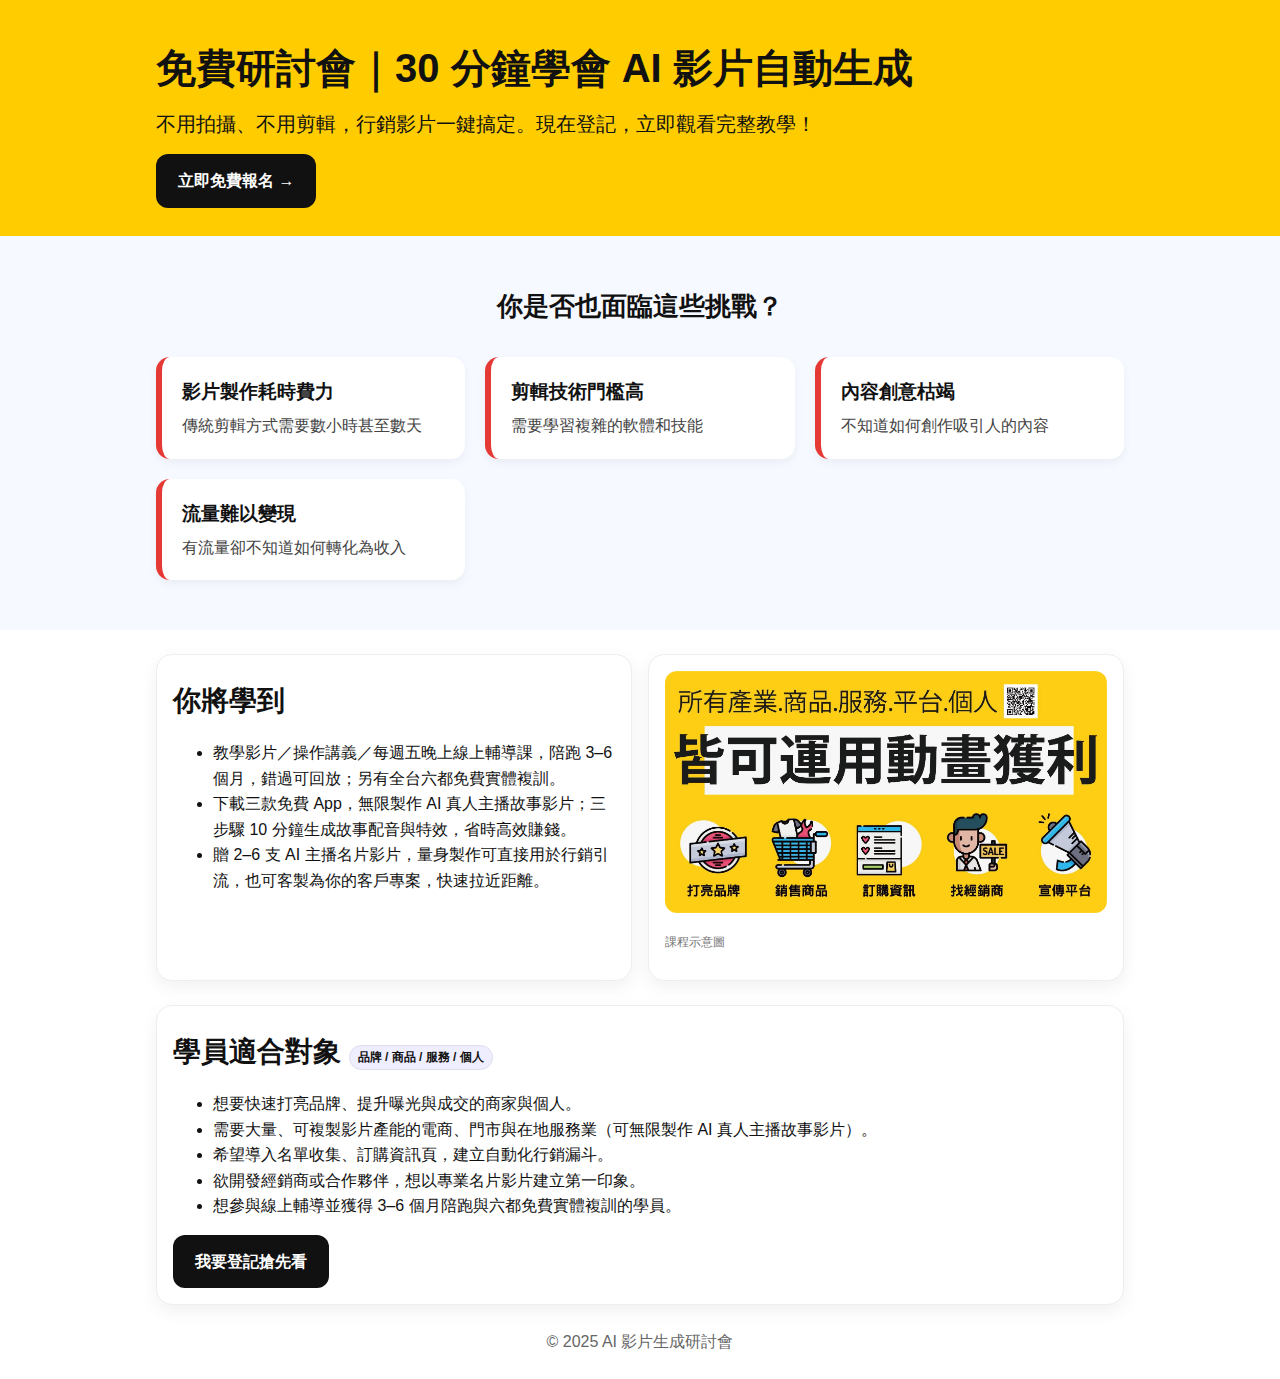
<file: index.html>
<!doctype html>
<html lang="zh-Hant">
<head>
<meta charset="utf-8">
<meta name="viewport" content="width=device-width, initial-scale=1">
<title>AI 影片生成免費研討會｜30 分鐘學會一鍵做片</title>
<link rel="stylesheet" href="assets/styles.css">
</head>
<body>
<header class="header">
  <div class="wrap">
    <h1>免費研討會｜30 分鐘學會 AI 影片自動生成</h1>
    <p class="lead">不用拍攝、不用剪輯，行銷影片一鍵搞定。現在登記，立即觀看完整教學！</p>
    <a class="cta" href="form.html">立即免費報名 →</a>
  </div>
</header>

<section class="challenge-section">
  <div class="wrap">
    <h2>你是否也面臨這些挑戰？</h2>
    <div class="challenge-grid">
      <div class="challenge-card">
        <h3>影片製作耗時費力</h3>
        <p>傳統剪輯方式需要數小時甚至數天</p>
      </div>
      <div class="challenge-card">
        <h3>剪輯技術門檻高</h3>
        <p>需要學習複雜的軟體和技能</p>
      </div>
      <div class="challenge-card">
        <h3>內容創意枯竭</h3>
        <p>不知道如何創作吸引人的內容</p>
      </div>
      <div class="challenge-card">
        <h3>流量難以變現</h3>
        <p>有流量卻不知道如何轉化為收入</p>
      </div>
    </div>
  </div>
</section>


<main class="wrap">
  <div class="grid">
    <div class="card">
      <h2>你將學到</h2>
      <ul>
        <li>教學影片／操作講義／每週五晚上線上輔導課，陪跑 3–6 個月，錯過可回放；另有全台六都免費實體複訓。</li>
        <li>下載三款免費 App，無限製作 AI 真人主播故事影片；三步驟 10 分鐘生成故事配音與特效，省時高效賺錢。</li>
        <li>贈 2–6 支 AI 主播名片影片，量身製作可直接用於行銷引流，也可客製為你的客戶專案，快速拉近距離。</li>
      </ul>
    </div>
    <div class="card">
      <img class="resp" src="assets/images/banner.jpg" alt="皆可運用動畫獲利">
      <p class="small">課程示意圖</p>
    </div>
  </div>

  <div class="card">
    <h2>學員適合對象 <span class="badge">品牌 / 商品 / 服務 / 個人</span></h2>
    <ul>
      <li>想要快速打亮品牌、提升曝光與成交的商家與個人。</li>
      <li>需要大量、可複製影片產能的電商、門市與在地服務業（可無限製作 AI 真人主播故事影片）。</li>
      <li>希望導入名單收集、訂購資訊頁，建立自動化行銷漏斗。</li>
      <li>欲開發經銷商或合作夥伴，想以專業名片影片建立第一印象。</li>
      <li>想參與線上輔導並獲得 3–6 個月陪跑與六都免費實體複訓的學員。</li>
    </ul>
    <a class="cta" href="form.html">我要登記搶先看</a>
  </div>
</main>

<footer>© 2025 AI 影片生成研討會</footer>
</body>
</html>
</file>
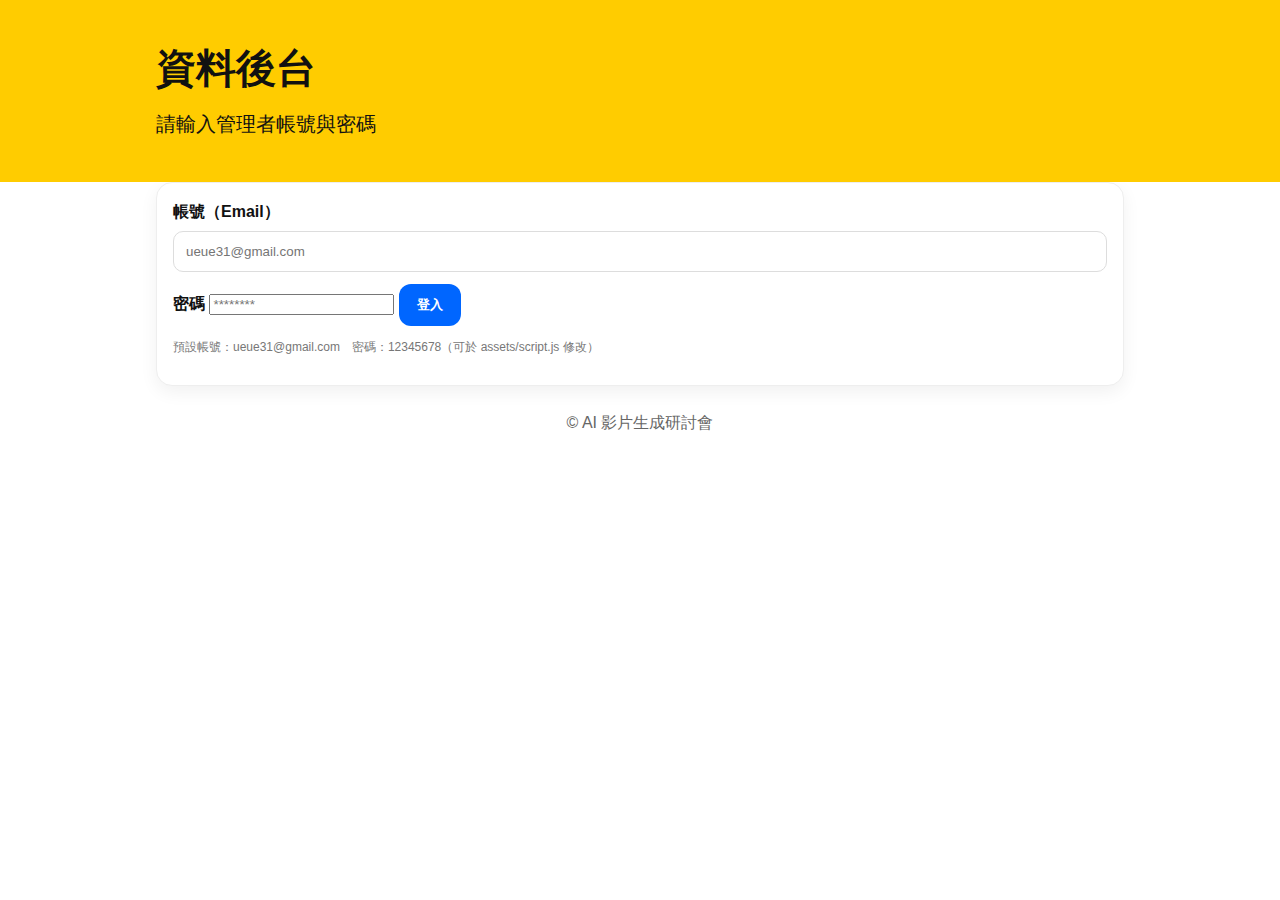
<file: admin.html>
<!doctype html>
<html lang="zh-Hant">
<head>
<meta charset="utf-8">
<meta name="viewport" content="width=device-width, initial-scale=1">
<title>資料後台登入</title>
<link rel="stylesheet" href="assets/styles.css">
<script defer src="assets/script.js"></script>
</head>
<body>
<header class="header">
  <div class="wrap">
    <h1>資料後台</h1>
    <p class="lead">請輸入管理者帳號與密碼</p>
  </div>
</header>

<main class="wrap">
  <div class="card" id="loginBox">
    <label>帳號（Email）</label>
    <input type="email" id="acc" placeholder="ueue31@gmail.com" required>
    <label>密碼</label>
    <input type="password" id="pwd" placeholder="********" required>
    <button id="loginBtn">登入</button>
    <p class="small">預設帳號：ueue31@gmail.com　密碼：12345678（可於 assets/script.js 修改）</p>
  </div>

  <div class="card" id="dataBox" style="display:none">
    <h2>報名名單</h2>
    <p><button id="csvBtn">下載CSV</button> <span class="small">（此為前端示範，資料暫存於瀏覽器 localStorage；如需後端或 Google Sheet，請在 assets/script.js 設定 webhook）</span></p>
    <table class="table" id="tbl">
      <thead><tr><th>姓名</th><th>信箱</th><th>時間</th></tr></thead>
      <tbody></tbody>
    </table>
  </div>
</main>

<script>
document.getElementById('loginBtn').addEventListener('click', ()=>{
  const a = document.getElementById('acc').value.trim();
  const p = document.getElementById('pwd').value.trim();
  if(a===CONFIG.adminEmail && p===CONFIG.adminPass){
    document.getElementById('loginBox').style.display='none';
    document.getElementById('dataBox').style.display='block';
    const rows = getSignups();
    const tbody = document.querySelector('#tbl tbody');
    tbody.innerHTML = rows.map(r => `<tr><td>${r.name||''}</td><td>${r.email||''}</td><td>${new Date(r.ts).toLocaleString()}</td></tr>`).join('');
    document.getElementById('csvBtn').addEventListener('click', ()=>downloadCSV(rows));
  }else{
    alert('帳號或密碼錯誤');
  }
});
</script>

<footer>© AI 影片生成研討會</footer>
</body>
</html>
</file>
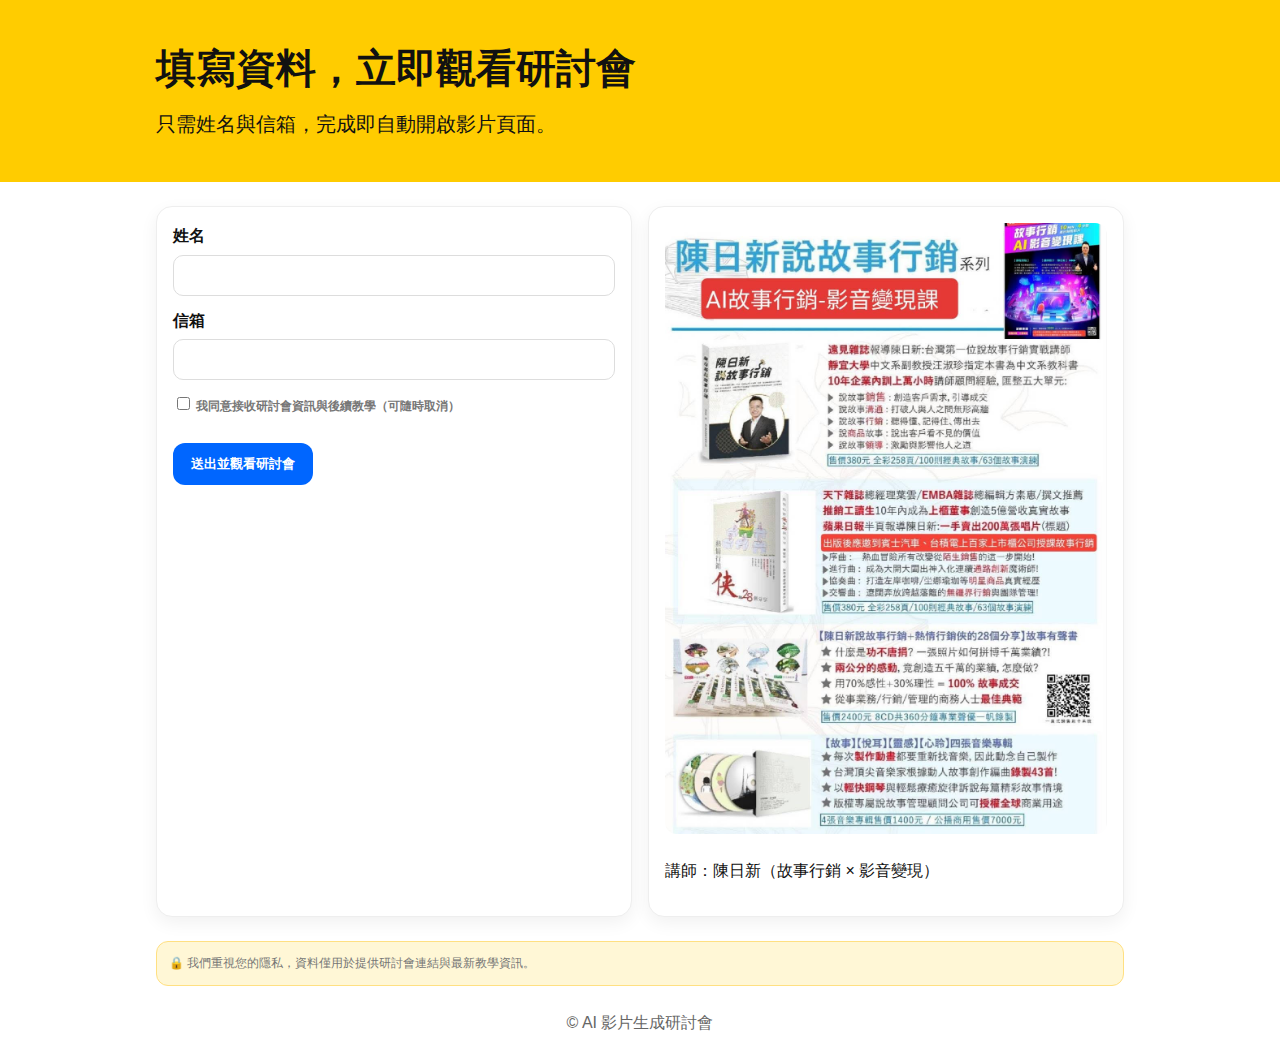
<file: form.html>
<!doctype html>
<html lang="zh-Hant">
<head>
<meta charset="utf-8">
<meta name="viewport" content="width=device-width, initial-scale=1">
<title>免費報名｜AI 影片生成研討會</title>
<link rel="stylesheet" href="assets/styles.css">
<script defer src="assets/script.js"></script>
</head>
<body>
<header class="header">
  <div class="wrap">
    <h1>填寫資料，立即觀看研討會</h1>
    <p class="lead">只需姓名與信箱，完成即自動開啟影片頁面。</p>
  </div>
</header>

<main class="wrap">
  <div class="grid">
    <div class="card">
      <form id="signupForm">
        <label>姓名</label>
        <input type="text" id="name" required>
        <label>信箱</label>
        <input type="email" id="email" required>
        <label class="small"><input type="checkbox" id="agree" required> 我同意接收研討會資訊與後續教學（可隨時取消）</label>
        <br><br>
        <button type="submit">送出並觀看研討會</button>
      </form>
    </div>
    <div class="card">
      <img class="resp" src="assets/images/teacher.jpg" alt="講師與課程">
      <p>講師：陳日新（故事行銷 × 影音變現）</p>
    </div>
  </div>
  <div class="notice small">
    🔒 我們重視您的隱私，資料僅用於提供研討會連結與最新教學資訊。
  </div>
</main>

<script>
document.getElementById('signupForm').addEventListener('submit', async (e)=>{
  e.preventDefault();
  const name = document.getElementById('name').value.trim();
  const email = document.getElementById('email').value.trim();
  const agree = document.getElementById('agree').checked;
  if(!agree){ alert('請勾選同意條款'); return; }
  await saveSignup({name, email});
  const params = new URLSearchParams({name, email});
  window.location.href = 'thankyou.html?' + params.toString();
});
</script>

<footer>© AI 影片生成研討會</footer>
</body>
</html>
</file>
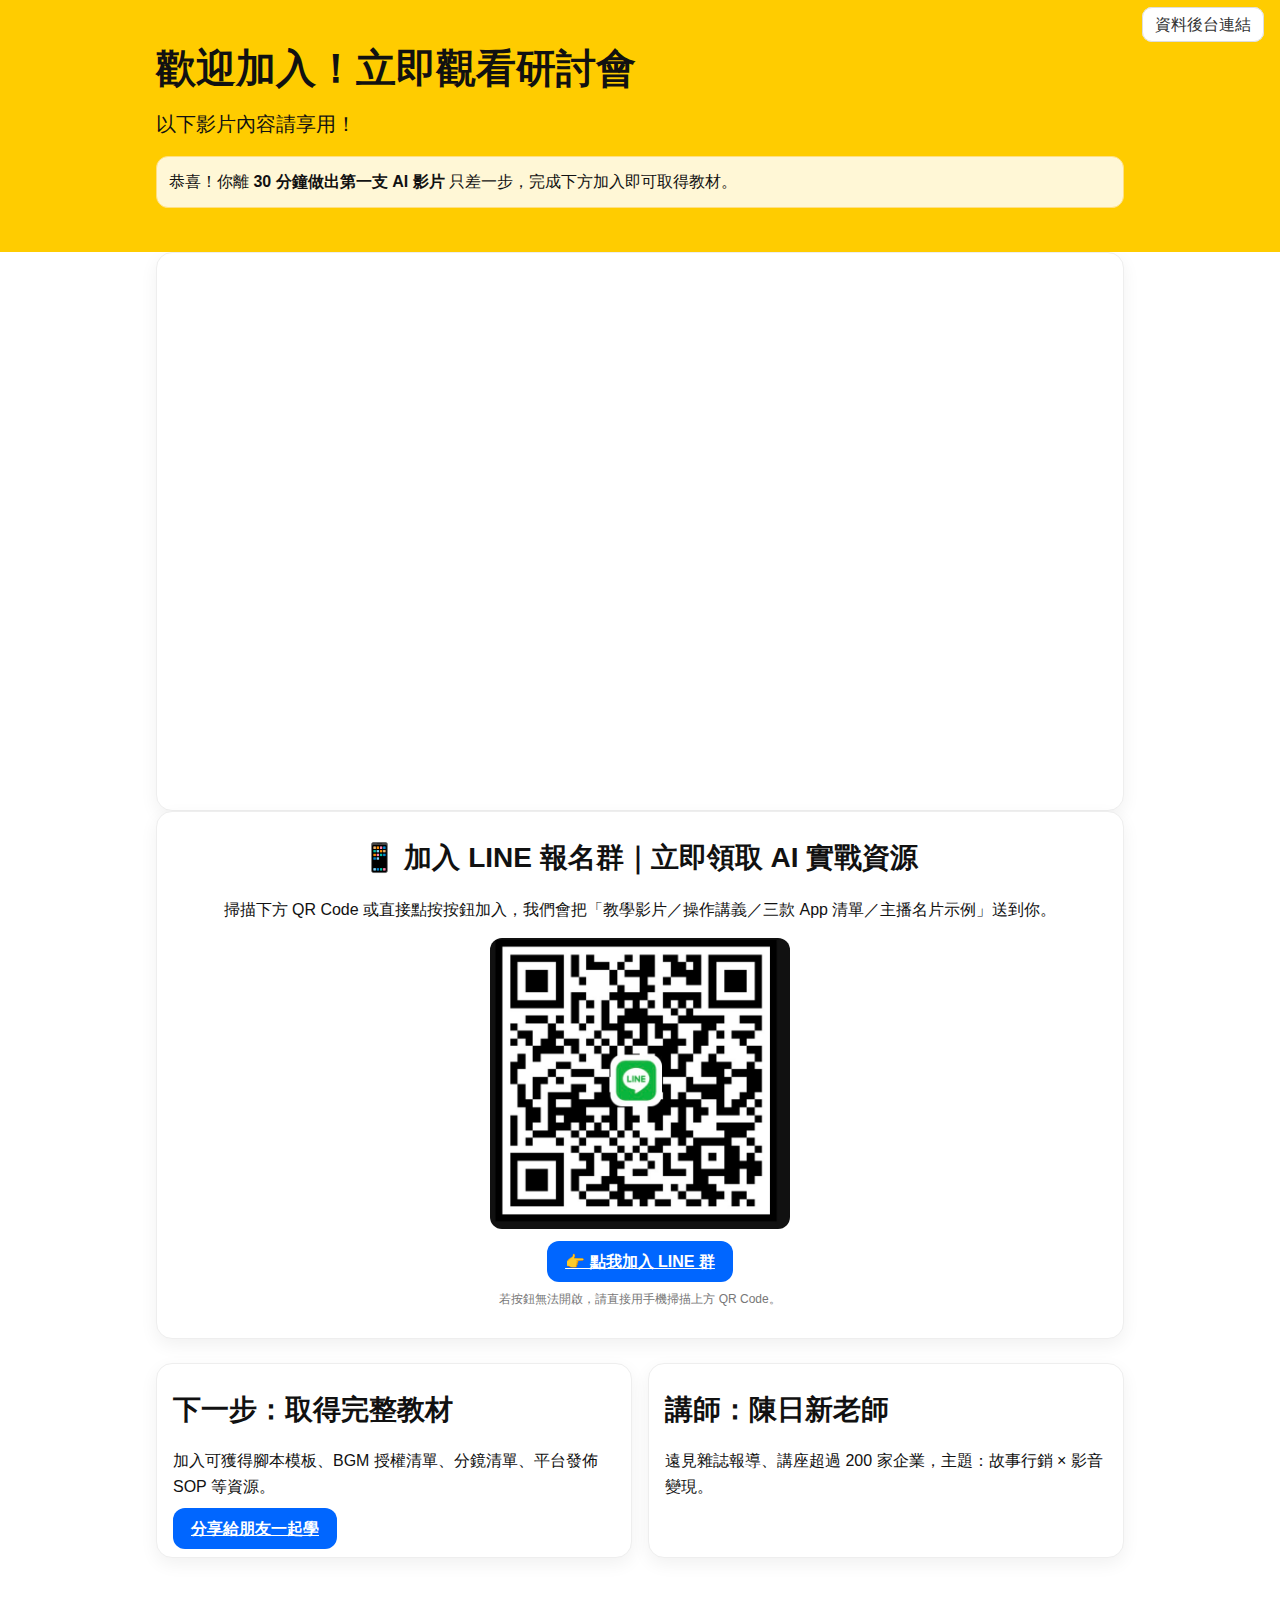
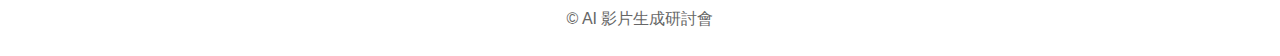
<file: thankyou.html>
<!doctype html>
<html lang="zh-Hant">
<head>
<meta charset="utf-8">
<meta name="viewport" content="width=device-width, initial-scale=1">
<title>研討會影片｜AI 影片生成</title>
<link rel="stylesheet" href="assets/styles.css">
<script defer src="assets/script.js"></script>
</head>
<body>
<div class="top-right"><a href="admin.html" title="資料後台（需登入）">資料後台連結</a></div>
<header class="header">
  <div class="wrap">
    <h1>歡迎加入！立即觀看研討會</h1>
    <p class="lead" id="hello"></p>
    <p class="notice">恭喜！你離 <b>30 分鐘做出第一支 AI 影片</b> 只差一步，完成下方加入即可取得教材。</p>
  </div>
</header>

<main class="wrap">
  <div class="card">
    <div style="position:relative;padding-bottom:56.25%;height:0;overflow:hidden;border-radius:16px;">
      <iframe width="560" height="315" 
        src="https://www.youtube.com/embed/427dVhttznA?si=M96ChB_G-y4aQwzQ" 
        title="YouTube video player" frameborder="0" 
        allow="accelerometer; autoplay; clipboard-write; encrypted-media; gyroscope; picture-in-picture; web-share" 
        referrerpolicy="strict-origin-when-cross-origin" allowfullscreen
        style="position:absolute;top:0;left:0;width:100%;height:100%;"></iframe>
    </div>
  </div>

  <div class="card" style="text-align:center;">
    <h2>📱 加入 LINE 報名群｜立即領取 AI 實戰資源</h2>
    <p>掃描下方 QR Code 或直接點按按鈕加入，我們會把「教學影片／操作講義／三款 App 清單／主播名片示例」送到你。</p>
    <img src="assets/images/line-qr.jpg" alt="加入LINE群組" class="resp" style="max-width:300px;margin:auto;">
    <p style="margin-top:12px;">
      <a class="btn" id="lineBtn" href="https://line.me/ti/p/40LmfznrLG" target="_blank" rel="noopener">👉 點我加入 LINE 群</a>
    </p>
    <p class="small">若按鈕無法開啟，請直接用手機掃描上方 QR Code。</p>
  </div>

  <div class="grid">
    <div class="card">
      <h2>下一步：取得完整教材</h2>
      <p>加入可獲得腳本模板、BGM 授權清單、分鏡清單、平台發佈 SOP 等資源。</p>
      <a class="btn" href="form.html">分享給朋友一起學</a>
    </div>
    <div class="card">
      <h2>講師：陳日新老師</h2>
      <p>遠見雜誌報導、講座超過 200 家企業，主題：故事行銷 × 影音變現。</p>
    </div>
  </div>
</main>

<script>
const usp = new URLSearchParams(location.search);
const name = usp.get('name') || '';
document.getElementById('hello').textContent = name ? (name + '，這支影片是為你準備的。') : '以下影片內容請享用！';
//設定 LINE 連結：請到 assets/script.js 的 CONFIG.lineUrl 放上實際連結
try{
  const b = document.getElementById('lineBtn');
  if(b && CONFIG.lineUrl && CONFIG.lineUrl !== '#'){ b.href = CONFIG.lineUrl; }
}catch(e){}
</script>

<footer>© AI 影片生成研討會</footer>
</body>
</html>
</file>
<file: assets/styles.css>
:root{ --brand:#FFCC00; --ink:#111; --accent:#0066FF; }
*{box-sizing:border-box} body{margin:0;font-family:-apple-system,BlinkMacSystemFont,"Segoe UI",Roboto,"Noto Sans TC",Arial,"Helvetica Neue",sans-serif;color:var(--ink);line-height:1.6}
.header{background:var(--brand);padding:28px 16px;position:relative}
.wrap{max-width:1000px;margin:0 auto;padding:0 16px}
h1{font-size:40px;margin:8px 0} h2{font-size:28px;margin:8px 0}
p.lead{font-size:20px;margin:6px 0 14px}
.cta{display:inline-block;background:var(--ink);color:#fff;padding:14px 22px;border-radius:12px;text-decoration:none;font-weight:700}
.grid{display:grid;grid-template-columns:repeat(auto-fit,minmax(240px,1fr));gap:16px;margin:24px 0}
.card{border:1px solid #eee;border-radius:16px;padding:16px;box-shadow:0 6px 18px rgba(0,0,0,.06);background:#fff}
footer{padding:24px;color:#666;text-align:center}
.top-right{position:fixed;right:16px;top:12px;z-index:10}
.top-right a{color:#333;text-decoration:none;border:1px solid #ddd;padding:8px 12px;border-radius:10px;background:#fff}
label{font-weight:600}
input[type="text"],input[type="email"]{width:100%;padding:12px;border:1px solid #ddd;border-radius:10px;margin:6px 0 12px}
button,.btn{background:var(--accent);color:#fff;border:none;border-radius:12px;padding:12px 18px;font-weight:700;cursor:pointer}
.table{width:100%;border-collapse:collapse;margin-top:16px}
.table th,.table td{border:1px solid #eee;padding:10px;text-align:left}
.badge{display:inline-block;background:#eef;border:1px solid #dde;padding:2px 8px;border-radius:999px;font-size:12px}
.notice{background:#fff7d6;border:1px solid #ffe082;padding:12px;border-radius:12px}
img.resp{max-width:100%;height:auto;border-radius:12px}
.small{font-size:12px;color:#777}


/* challenge block */
.challenge-section{background:#f6f9ff;padding:50px 16px}
.challenge-section h2{text-align:center;font-size:26px;font-weight:700;margin:0 0 30px}
.challenge-grid{display:grid;grid-template-columns:repeat(auto-fit,minmax(250px,1fr));gap:20px}
.challenge-card{background:#fff;border-radius:14px;padding:20px;border-left:6px solid #e53935;box-shadow:0 4px 10px rgba(0,0,0,.05)}
.challenge-card h3{font-weight:700;margin:0 0 6px}
.challenge-card p{margin:0;color:#444}
</file>
